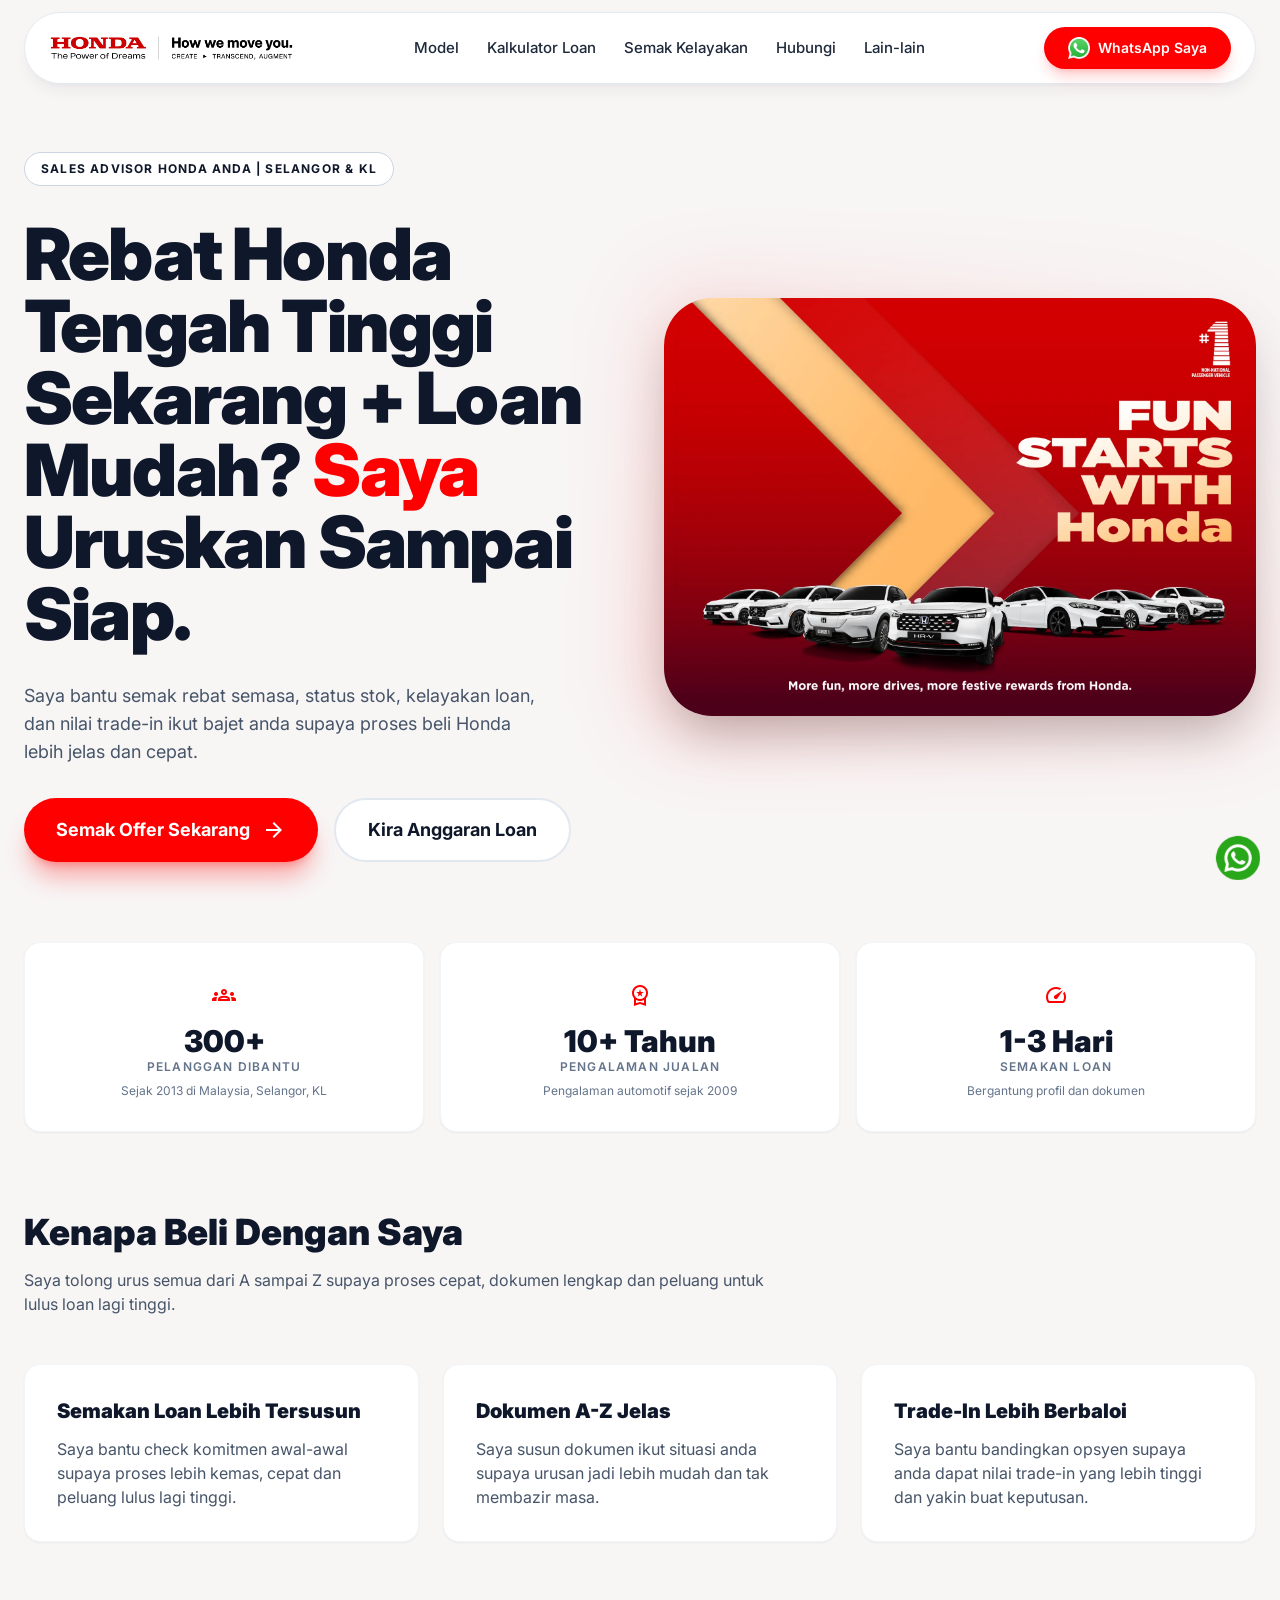
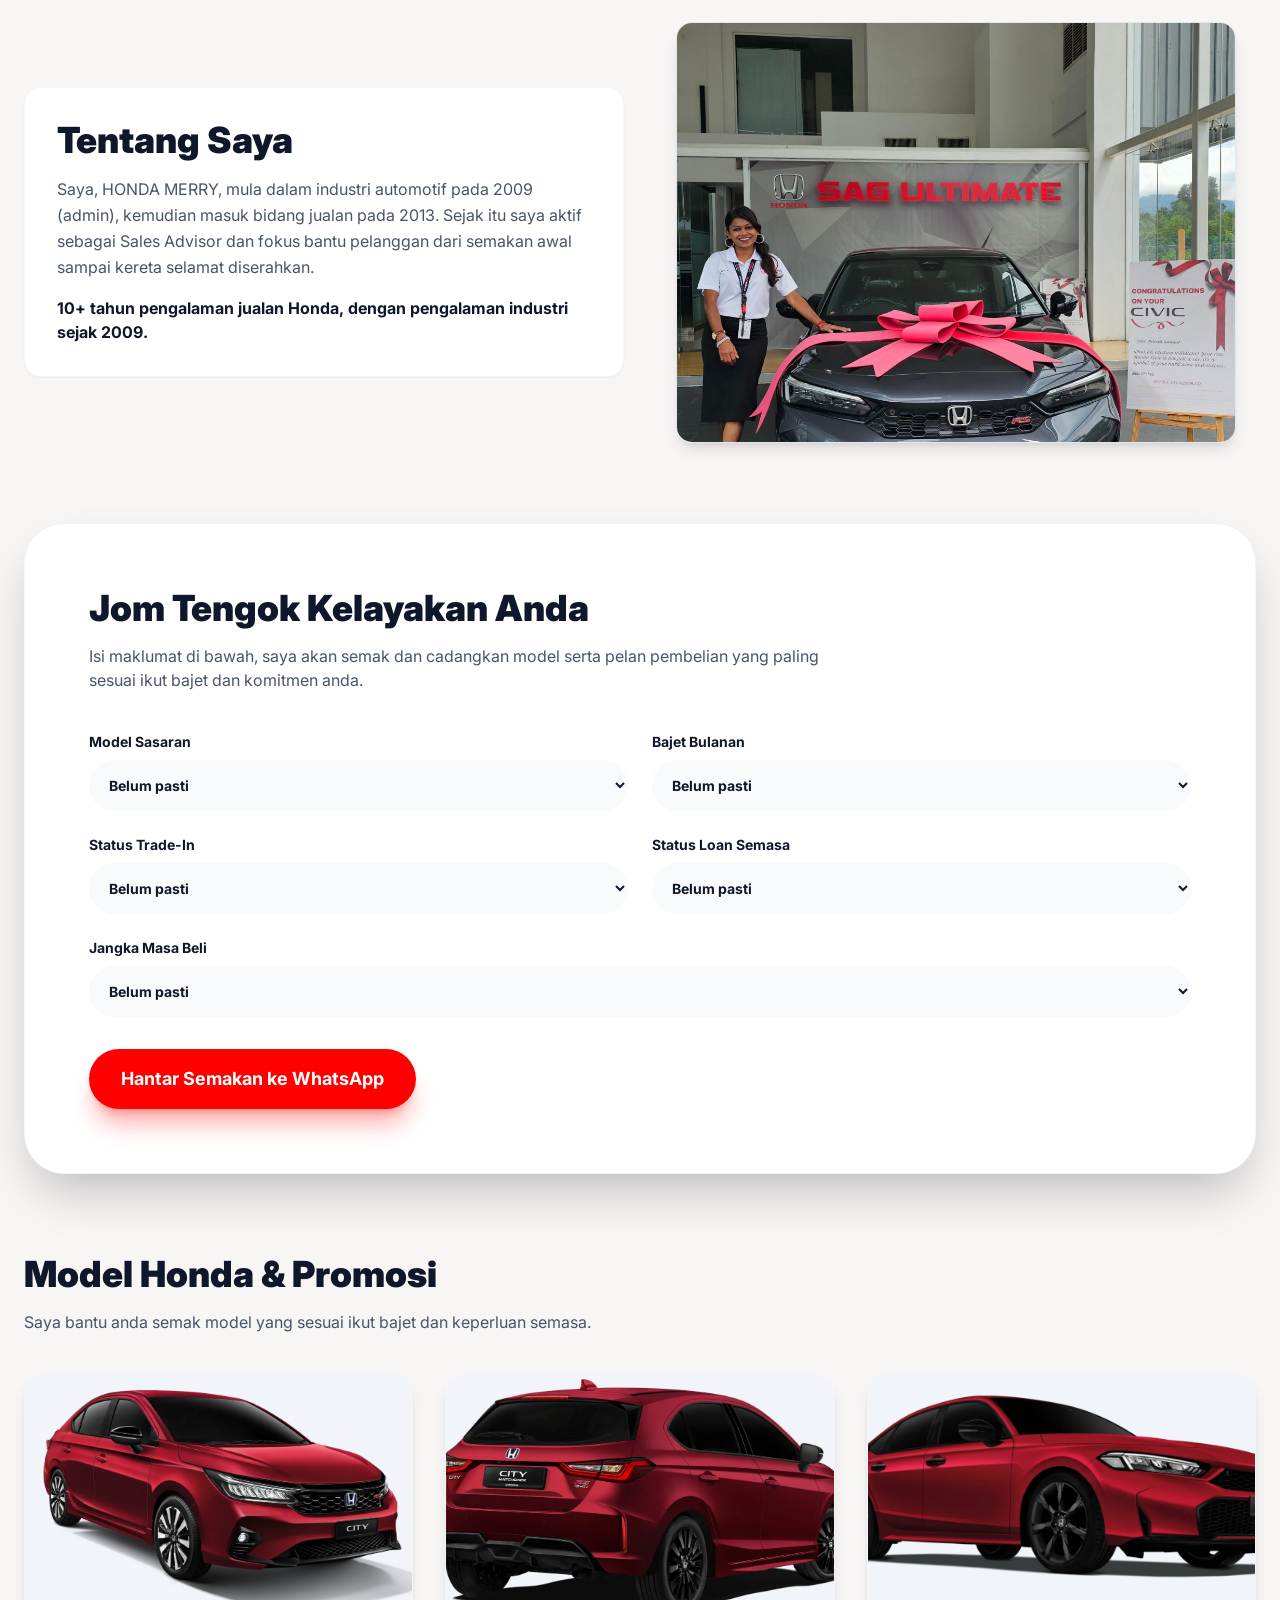
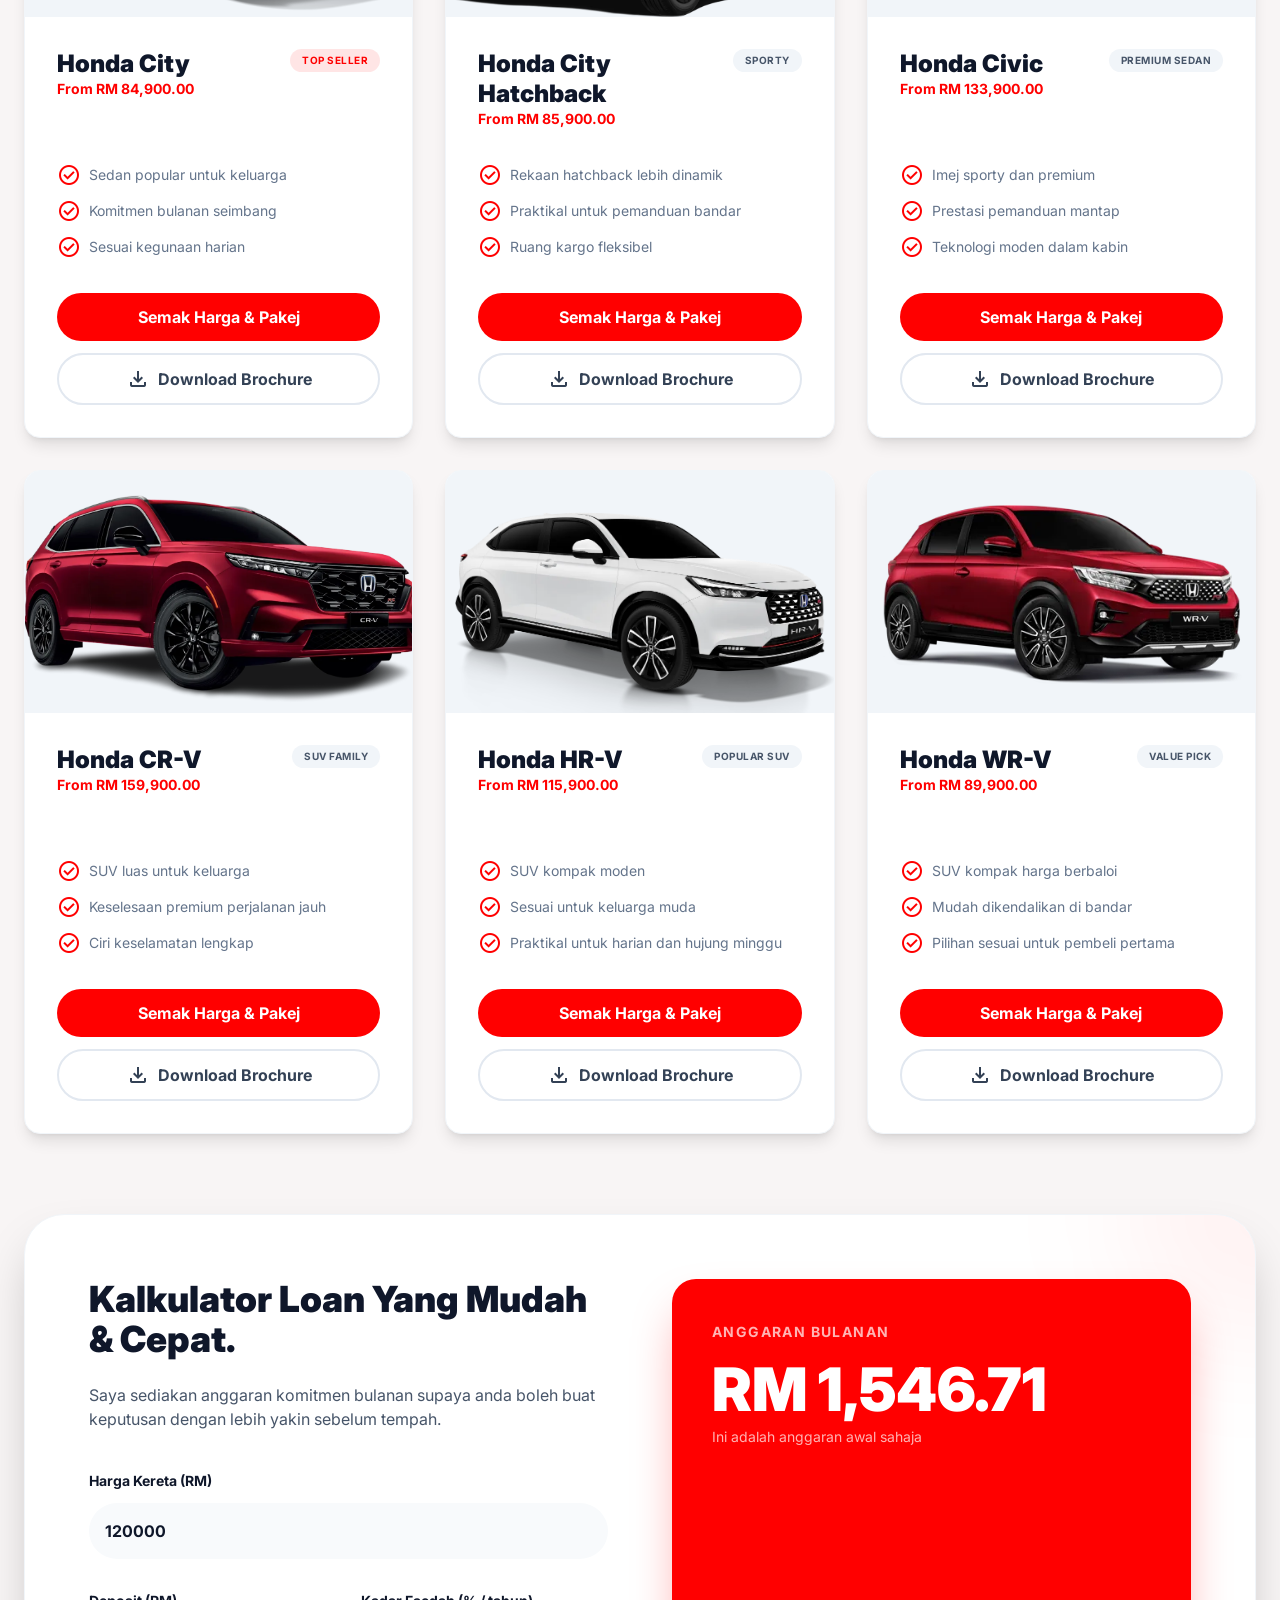
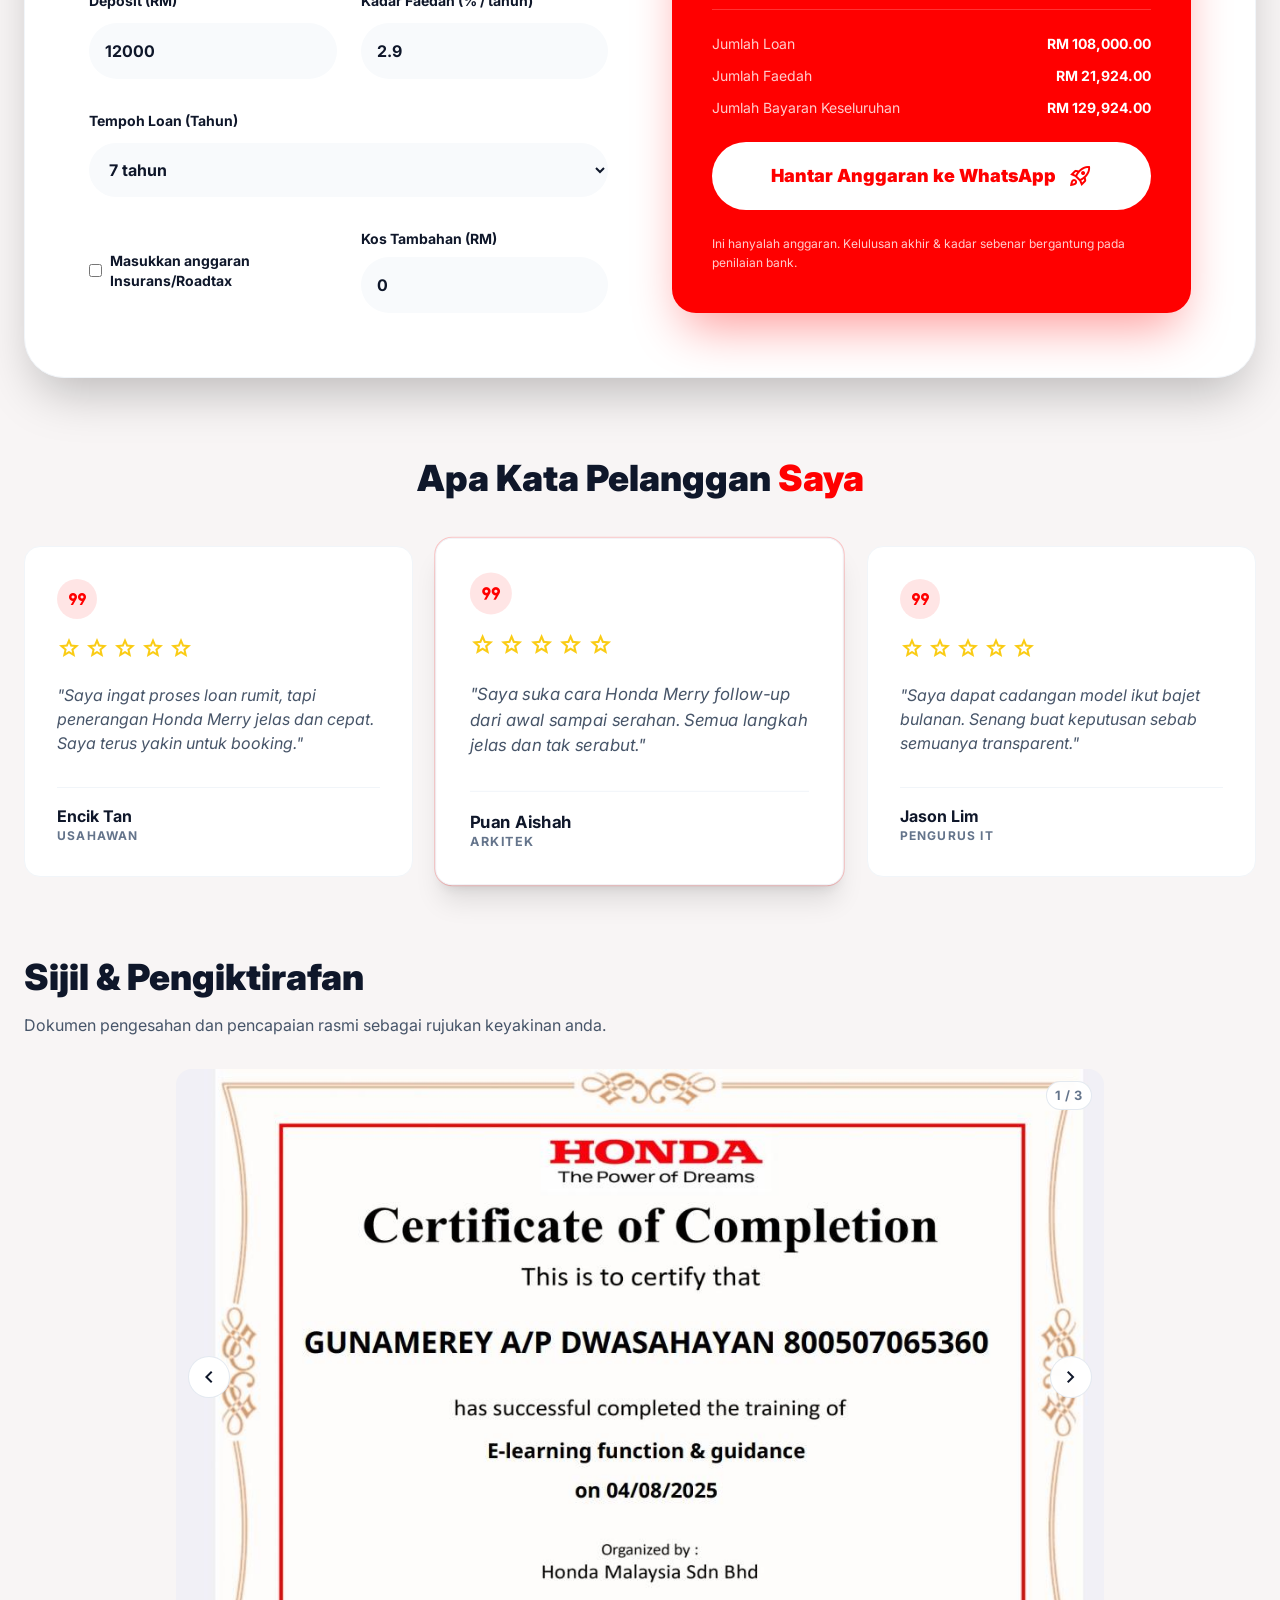
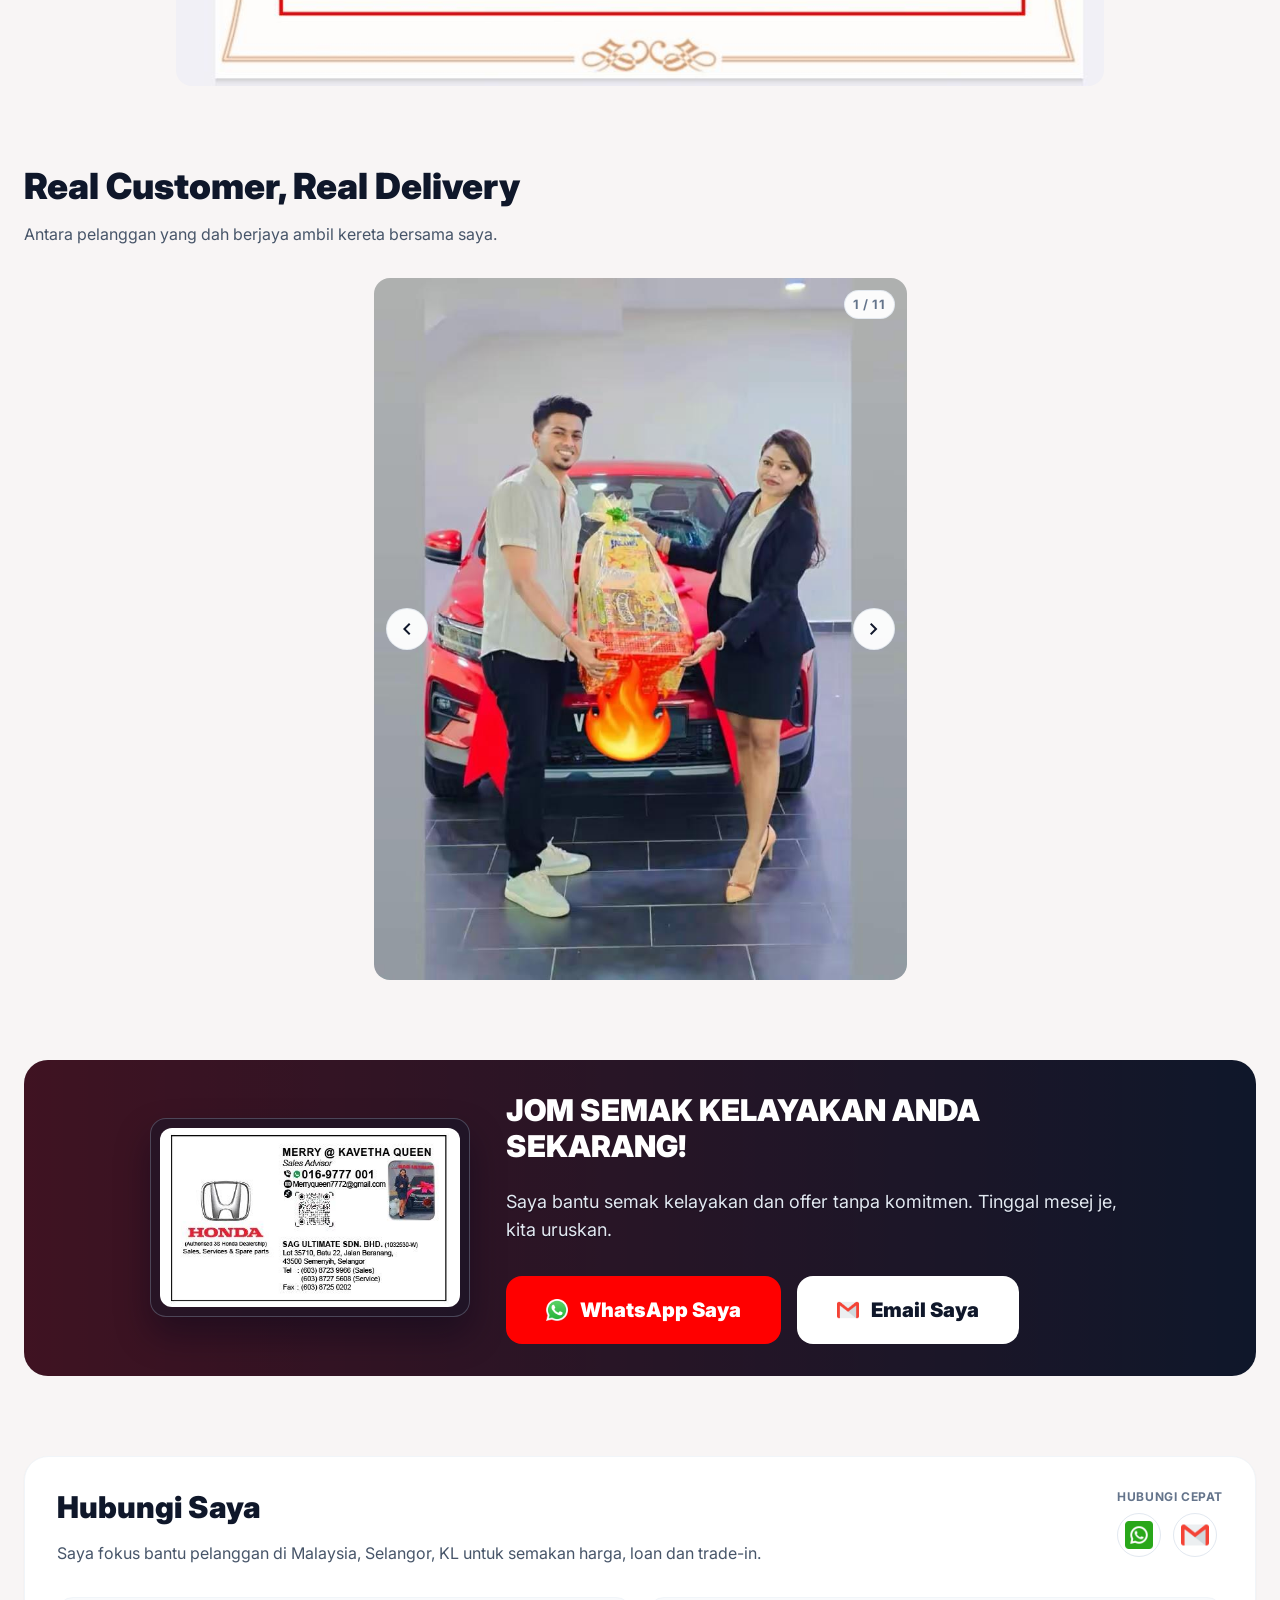
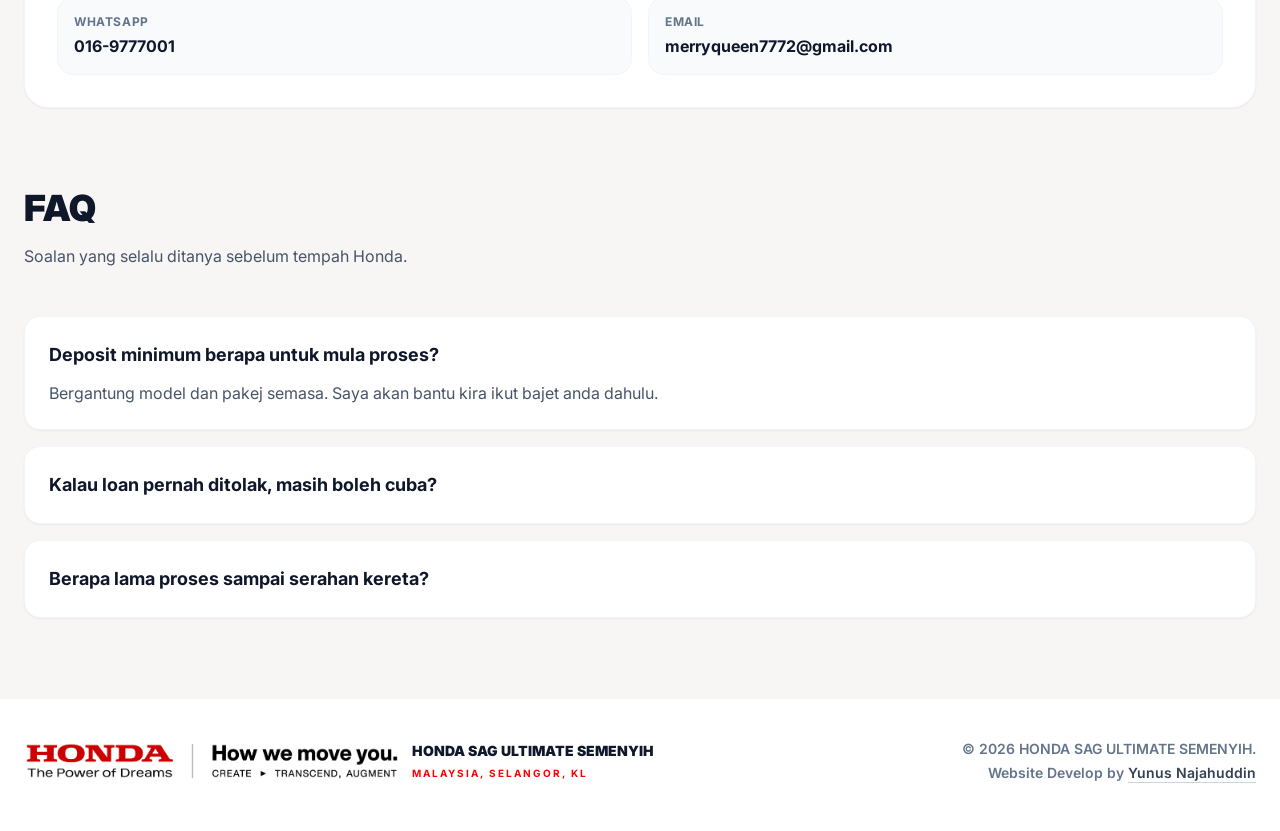
<file: index.html>
<!DOCTYPE html>
<html lang="ms">
  <head>
    <meta charset="utf-8" />
    <meta name="viewport" content="width=device-width, initial-scale=1.0" />
    <title>Honda Merry | Honda Selangor &amp; KL - Semak Harga, Loan &amp; Trade-In</title>
    <meta
      name="description"
      content="Honda Merry bantu anda semak harga Honda, promosi terkini, kelayakan loan dan trade-in untuk Selangor dan KL dengan proses yang jelas serta cepat."
    />
    <meta
      name="keywords"
      content="Honda Merry, Honda Merey, Honda Selangor, Honda KL, sales advisor Honda Selangor, Honda loan, trade-in Honda, Honda City, Honda HR-V, Honda CR-V, Honda WR-V, Honda Civic"
    />
    <meta name="robots" content="index, follow, max-image-preview:large, max-snippet:-1, max-video-preview:-1" />
    <meta name="theme-color" content="#ff0000" />
    <meta property="og:title" content="Honda Merry | Honda Selangor &amp; KL - Semak Harga, Loan &amp; Trade-In" />
    <meta
      property="og:description"
      content="Semak harga Honda Selangor dan KL bersama Honda Merry. Saya bantu dari semakan loan, trade-in hingga serahan kereta."
    />
    <meta property="og:locale" content="ms_MY" />
    <meta property="og:type" content="website" />
    <meta property="og:url" content="https://hondamerry.mynsites.com/" />
    <meta property="og:image" content="https://hondamerry.mynsites.com/assets/og-honda-merry.jpg" />
    <meta property="og:image:secure_url" content="https://hondamerry.mynsites.com/assets/og-honda-merry.jpg" />
    <meta property="og:image:alt" content="Honda Merry - Sales Advisor Honda Selangor dan KL" />
    <meta name="twitter:card" content="summary_large_image" />
    <meta name="twitter:title" content="Honda Merry | Honda Selangor &amp; KL - Semak Harga, Loan &amp; Trade-In" />
    <meta
      name="twitter:description"
      content="Semak harga Honda Selangor dan KL bersama Honda Merry dengan proses loan, trade-in dan serahan yang jelas."
    />
    <meta name="twitter:image" content="https://hondamerry.mynsites.com/assets/og-honda-merry.jpg" />
    <meta name="twitter:image:alt" content="Honda Merry - Sales Advisor Honda Selangor dan KL" />
    <meta name="thumbnail" content="https://hondamerry.mynsites.com/assets/og-honda-merry.jpg" />
    <link rel="canonical" href="https://hondamerry.mynsites.com/" />
    <link rel="icon" type="image/png" sizes="512x512" href="/assets/favicon.png" />
    <link rel="icon" type="image/x-icon" href="/assets/favicon.ico" />
    <link rel="icon" type="image/svg+xml" sizes="any" href="/assets/Honda.svg" />
    <link rel="shortcut icon" href="/assets/favicon.ico" />
    <link rel="apple-touch-icon" sizes="512x512" href="/assets/favicon.png" />

    <link rel="preconnect" href="https://fonts.googleapis.com" />
    <link rel="preconnect" href="https://fonts.gstatic.com" crossorigin />
    <link
      href="https://fonts.googleapis.com/css2?family=Inter:wght@300;400;500;600;700;800;900&amp;display=swap"
      rel="stylesheet"
    />
    <link
      href="https://fonts.googleapis.com/css2?family=Material+Symbols+Outlined:wght@100..700"
      rel="stylesheet"
    />
    <link rel="stylesheet" href="tailwind.generated.css" />
    <link rel="stylesheet" href="styles.css" />
    <script type="application/ld+json">
      {
        "@context": "https://schema.org",
        "@graph": [
          {
            "@type": "WebSite",
            "@id": "https://hondamerry.mynsites.com/#website",
            "url": "https://hondamerry.mynsites.com/",
            "name": "Honda Merry | Honda Selangor & KL",
            "inLanguage": "ms-MY",
            "publisher": {
              "@id": "https://hondamerry.mynsites.com/#person"
            }
          },
          {
            "@type": "Person",
            "@id": "https://hondamerry.mynsites.com/#person",
            "name": "Honda Merry",
            "alternateName": ["Honda Merey", "HONDA MERRY"],
            "jobTitle": "Sales Advisor Honda",
            "worksFor": {
              "@id": "https://hondamerry.mynsites.com/#organization"
            },
            "url": "https://hondamerry.mynsites.com/",
            "telephone": "+60169777001",
            "email": "merryqueen7772@gmail.com",
            "areaServed": [
              {
                "@type": "AdministrativeArea",
                "name": "Selangor"
              },
              {
                "@type": "AdministrativeArea",
                "name": "Kuala Lumpur"
              }
            ],
            "sameAs": [
              "https://api.whatsapp.com/send?phone=60169777001",
              "https://www.instagram.com/yunusnajahuddin/"
            ]
          },
          {
            "@type": "Organization",
            "@id": "https://hondamerry.mynsites.com/#organization",
            "name": "Honda SAG Ultimate Semenyih",
            "url": "https://hondamerry.mynsites.com/",
            "telephone": "+60169777001",
            "email": "merryqueen7772@gmail.com",
            "areaServed": ["Selangor", "Kuala Lumpur"]
          },
          {
            "@type": "FAQPage",
            "@id": "https://hondamerry.mynsites.com/#faq",
            "mainEntity": [
              {
                "@type": "Question",
                "name": "Deposit minimum berapa untuk mula proses?",
                "acceptedAnswer": {
                  "@type": "Answer",
                  "text": "Bergantung model dan pakej semasa. Saya akan bantu kira ikut bajet anda dahulu."
                }
              },
              {
                "@type": "Question",
                "name": "Kalau loan pernah ditolak, masih boleh cuba?",
                "acceptedAnswer": {
                  "@type": "Answer",
                  "text": "Boleh. Saya bantu semak semula kelayakan ikut profil terkini dan dokumen yang sesuai."
                }
              },
              {
                "@type": "Question",
                "name": "Berapa lama proses sampai serahan kereta?",
                "acceptedAnswer": {
                  "@type": "Answer",
                  "text": "Bergantung kelulusan bank dan status stok model, biasanya saya akan update status secara berkala."
                }
              }
            ]
          },
          {
            "@type": "ItemList",
            "@id": "https://hondamerry.mynsites.com/#models",
            "name": "Model Honda dan Brochure",
            "itemListElement": [
              {
                "@type": "ListItem",
                "position": 1,
                "item": {
                  "@type": "Product",
                  "name": "Honda City",
                  "url": "https://hondamerry.mynsites.com/assets/brochures/hondacity.pdf"
                }
              },
              {
                "@type": "ListItem",
                "position": 2,
                "item": {
                  "@type": "Product",
                  "name": "Honda City Hatchback",
                  "url": "https://hondamerry.mynsites.com/assets/brochures/hondacityhatchback.pdf"
                }
              },
              {
                "@type": "ListItem",
                "position": 3,
                "item": {
                  "@type": "Product",
                  "name": "Honda Civic",
                  "url": "https://hondamerry.mynsites.com/assets/brochures/hondacivic.pdf"
                }
              },
              {
                "@type": "ListItem",
                "position": 4,
                "item": {
                  "@type": "Product",
                  "name": "Honda CR-V",
                  "url": "https://hondamerry.mynsites.com/assets/brochures/hondacrv.pdf"
                }
              },
              {
                "@type": "ListItem",
                "position": 5,
                "item": {
                  "@type": "Product",
                  "name": "Honda HR-V",
                  "url": "https://hondamerry.mynsites.com/assets/brochures/hondahrv.pdf"
                }
              },
              {
                "@type": "ListItem",
                "position": 6,
                "item": {
                  "@type": "Product",
                  "name": "Honda WR-V",
                  "url": "https://hondamerry.mynsites.com/assets/brochures/hondawrv.pdf"
                }
              }
            ]
          }
        ]
      }
    </script>
    <script src="script.js" defer></script>
  </head>

  <body id="top" class="overflow-x-hidden bg-background-light text-slate-900 font-display antialiased">
    <header class="sticky top-2 sm:top-3 z-50 w-full">
      <div class="mx-auto max-w-7xl px-4 sm:px-6">
        <div class="flex h-16 items-center justify-between gap-2 rounded-full border border-slate-200 bg-white/95 px-4 shadow-lg shadow-slate-900/5 backdrop-blur-md sm:h-[72px] sm:gap-3 sm:px-5 lg:px-6">
          <a href="#top" aria-label="Laman utama HONDA SAG ULTIMATE SEMENYIH" class="inline-flex items-center">
            <img src="assets/honda-logo-v5.png 03-52-38-842.png" alt="Honda" class="h-7 w-auto max-w-[170px] object-contain sm:h-8 sm:max-w-[210px] lg:h-9 lg:max-w-[245px]" />
          </a>

          <nav class="hidden items-center gap-0.5 lg:flex xl:gap-1" aria-label="Navigasi utama">
            <a class="rounded-full px-2.5 py-1.5 text-[15px] font-medium leading-tight text-slate-800 transition-colors hover:bg-slate-100 hover:text-primary xl:px-3" href="#models">Model</a>
            <a class="rounded-full px-2.5 py-1.5 text-[15px] font-medium leading-tight text-slate-800 transition-colors hover:bg-slate-100 hover:text-primary xl:px-3" href="#calculator">Kalkulator Loan</a>
            <a class="rounded-full px-2.5 py-1.5 text-[15px] font-medium leading-tight text-slate-800 transition-colors hover:bg-slate-100 hover:text-primary xl:px-3" href="#qualifier">Semak Kelayakan</a>
            <a class="rounded-full px-2.5 py-1.5 text-[15px] font-medium leading-tight text-slate-800 transition-colors hover:bg-slate-100 hover:text-primary xl:px-3" href="#contact">Hubungi</a>

            <details class="group relative">
              <summary class="list-none rounded-full px-2.5 py-1.5 text-[15px] font-medium leading-tight text-slate-800 transition-colors hover:bg-slate-100 hover:text-primary xl:px-3">
                Lain-lain
              </summary>
              <div class="absolute right-0 top-[calc(100%+10px)] z-50 w-52 rounded-2xl border border-slate-200 bg-white p-2 shadow-lg shadow-slate-900/10">
                <a class="block rounded-lg px-3 py-2 text-sm font-medium text-slate-700 transition-colors hover:bg-slate-100 hover:text-primary" href="#why">Kenapa Saya</a>
                <a class="block rounded-lg px-3 py-2 text-sm font-medium text-slate-700 transition-colors hover:bg-slate-100 hover:text-primary" href="#about">Tentang Saya</a>
                <a class="block rounded-lg px-3 py-2 text-sm font-medium text-slate-700 transition-colors hover:bg-slate-100 hover:text-primary" href="#reviews">Testimoni</a>
                <a class="block rounded-lg px-3 py-2 text-sm font-medium text-slate-700 transition-colors hover:bg-slate-100 hover:text-primary" href="#certificates">Sijil</a>
                <a class="block rounded-lg px-3 py-2 text-sm font-medium text-slate-700 transition-colors hover:bg-slate-100 hover:text-primary" href="#faq">FAQ</a>
              </div>
            </details>
          </nav>

          <div class="flex items-center gap-3">
            <a
              class="hidden items-center gap-2 rounded-full bg-primary px-5 py-2.5 text-sm font-semibold text-white shadow-lg shadow-primary/20 transition-transform hover:scale-105 lg:inline-flex xl:px-6"
              href="https://api.whatsapp.com/send?phone=60169777001&amp;text=Hi%20Honda%20Merry,%20saya%20nak%20semak%20harga%20Honda,%20promosi%20terkini%20dan%20kelayakan%20loan."
              target="_blank"
              rel="noopener noreferrer"
            >
              <img
                src="assets/icons/whatsapp-no-border.png"
                alt=""
                aria-hidden="true"
                class="h-[22px] w-[22px] shrink-0 object-contain"
              />
              <span>WhatsApp Saya</span>
            </a>

            <button
              id="menu-toggle"
              type="button"
              class="menu-toggle inline-flex lg:hidden"
              aria-expanded="false"
              aria-controls="mobile-menu"
              aria-label="Buka atau tutup menu navigasi"
            >
              <span></span>
              <span></span>
              <span></span>
            </button>
          </div>
        </div>
      </div>

      <div id="mobile-menu" class="mobile-menu mx-auto mt-2 max-w-7xl px-4 sm:px-6 lg:hidden" aria-hidden="true">
        <div class="rounded-2xl border border-slate-200 bg-white p-3 shadow-lg shadow-slate-900/5">
          <p class="px-3 pb-1 text-[11px] font-bold uppercase tracking-widest text-slate-500">Menu Utama</p>
          <a class="block rounded-lg px-3 py-2 text-sm font-medium hover:bg-slate-100" href="#models">Model</a>
          <a class="block rounded-lg px-3 py-2 text-sm font-medium hover:bg-slate-100" href="#calculator">Kalkulator Loan</a>
          <a class="block rounded-lg px-3 py-2 text-sm font-medium hover:bg-slate-100" href="#qualifier">Semak Kelayakan</a>
          <a class="block rounded-lg px-3 py-2 text-sm font-medium hover:bg-slate-100" href="#contact">Hubungi</a>

          <div class="my-2 h-px bg-slate-200"></div>
          <p class="px-3 pb-1 text-[11px] font-bold uppercase tracking-widest text-slate-500">Lain-lain</p>
          <a class="block rounded-lg px-3 py-2 text-sm font-medium hover:bg-slate-100" href="#why">Kenapa Saya</a>
          <a class="block rounded-lg px-3 py-2 text-sm font-medium hover:bg-slate-100" href="#about">Tentang Saya</a>
          <a class="block rounded-lg px-3 py-2 text-sm font-medium hover:bg-slate-100" href="#reviews">Testimoni</a>
          <a class="block rounded-lg px-3 py-2 text-sm font-medium hover:bg-slate-100" href="#certificates">Sijil</a>
          <a class="block rounded-lg px-3 py-2 text-sm font-medium hover:bg-slate-100" href="#faq">FAQ</a>
          <a
            class="mt-2 inline-flex w-full items-center justify-center rounded-full bg-primary px-5 py-3 text-sm font-bold text-white"
            href="https://api.whatsapp.com/send?phone=60169777001&amp;text=Hi%20Honda%20Merry,%20saya%20nak%20semak%20harga%20Honda,%20promosi%20terkini%20dan%20kelayakan%20loan."
            target="_blank"
            rel="noopener noreferrer"
          >
            Semak Offer Sekarang
          </a>
        </div>
      </div>
    </header>

    <main id="main-content" class="mx-auto max-w-7xl px-4 sm:px-6">
      <section class="reveal grid items-center gap-8 py-10 lg:grid-cols-2 lg:gap-12 lg:py-20" aria-labelledby="hero-title">
        <div class="space-y-8">
          <div class="inline-flex max-w-full flex-wrap items-center gap-2 rounded-full border border-slate-300 bg-white px-4 py-2 text-slate-900">
            <span class="text-[11px] font-bold uppercase leading-tight tracking-widest sm:text-xs">Sales Advisor Honda Anda | Selangor & KL</span>
          </div>
          <h1 id="hero-title" class="text-4xl font-black leading-[1.08] tracking-tight text-slate-900 sm:text-5xl lg:text-7xl">
            Rebat Honda Tengah Tinggi Sekarang + Loan Mudah? <span class="text-primary">Saya</span> Uruskan Sampai Siap.
          </h1>
          <p class="max-w-lg text-base leading-relaxed text-slate-600 sm:text-lg">
            Saya bantu semak rebat semasa, status stok, kelayakan loan, dan nilai trade-in ikut bajet anda supaya proses beli Honda lebih jelas dan cepat.
          </p>
          <div class="hidden flex-wrap gap-4 lg:flex">
            <a
              class="inline-flex w-full items-center justify-center gap-3 rounded-xl bg-primary px-6 py-4 text-base font-bold text-white shadow-xl shadow-primary/30 transition-all hover:bg-primary/90 sm:w-auto sm:px-8 sm:text-lg"
              href="https://api.whatsapp.com/send?phone=60169777001&amp;text=Hi%20Honda%20Merry,%20saya%20nak%20semak%20harga%20Honda,%20promosi%20terkini%20dan%20kelayakan%20loan."
              target="_blank"
              rel="noopener noreferrer"
            >
              Semak Offer Sekarang
              <span class="material-symbols-outlined">arrow_forward</span>
            </a>
            <a
              class="inline-flex w-full items-center justify-center rounded-xl border-2 border-slate-200 bg-white px-6 py-4 text-base font-bold transition-all hover:border-primary sm:w-auto sm:px-8 sm:text-lg"
              href="#calculator"
            >
              Kira Anggaran Loan
            </a>
          </div>
        </div>

        <div class="group relative">
          <div class="absolute -inset-4 -z-10 rounded-xl bg-gradient-to-tr from-primary/20 to-transparent blur-2xl"></div>
          <img
            class="w-full rounded-xl shadow-2xl"
            src="assets/herosectionimage.webp"
            alt="Honda Civic putih di jalan bandar"
            loading="eager"
            decoding="async"
            fetchpriority="high"
            width="1800"
            height="1268"
          />
        </div>

        <div class="flex flex-wrap gap-4 lg:hidden">
          <a
            class="inline-flex w-full items-center justify-center gap-3 rounded-xl bg-primary px-6 py-4 text-base font-bold text-white shadow-xl shadow-primary/30 transition-all hover:bg-primary/90 sm:w-auto sm:px-8 sm:text-lg"
            href="https://api.whatsapp.com/send?phone=60169777001&amp;text=Hi%20Honda%20Merry,%20saya%20nak%20semak%20harga%20Honda,%20promosi%20terkini%20dan%20kelayakan%20loan."
            target="_blank"
            rel="noopener noreferrer"
          >
            Semak Offer Sekarang
            <span class="material-symbols-outlined">arrow_forward</span>
          </a>
          <a
            class="inline-flex w-full items-center justify-center rounded-xl border-2 border-slate-200 bg-white px-6 py-4 text-base font-bold transition-all hover:border-primary sm:w-auto sm:px-8 sm:text-lg"
            href="#calculator"
          >
            Kira Anggaran Loan
          </a>
        </div>
      </section>

      <section class="reveal pb-20" aria-labelledby="proof-title">
        <h2 id="proof-title" class="sr-only">Metrik Kepercayaan</h2>
        <div id="proofStrip" class="grid grid-cols-1 gap-4 md:grid-cols-3" aria-live="polite"></div>
      </section>

      <section id="why" class="reveal pb-20">
        <div class="mb-12 max-w-3xl">
          <h2 class="mb-4 text-3xl font-black lg:text-4xl">Kenapa Beli Dengan Saya</h2>
          <p class="text-slate-600">Saya tolong urus semua dari A sampai Z supaya proses cepat, dokumen lengkap dan peluang untuk lulus loan lagi tinggi.</p>
        </div>
        <div class="grid gap-6 md:grid-cols-2 lg:grid-cols-3">
          <article class="rounded-2xl border border-slate-100 bg-white p-8 shadow-sm">
            <h3 class="text-xl font-black">Semakan Loan Lebih Tersusun</h3>
            <p class="mt-3 text-slate-600">Saya bantu check komitmen awal-awal supaya proses lebih kemas, cepat dan peluang lulus lagi tinggi.</p>
          </article>
          <article class="rounded-2xl border border-slate-100 bg-white p-8 shadow-sm">
            <h3 class="text-xl font-black">Dokumen A-Z Jelas</h3>
            <p class="mt-3 text-slate-600">Saya susun dokumen ikut situasi anda supaya urusan jadi lebih mudah dan tak membazir masa.</p>
          </article>
          <article class="rounded-2xl border border-slate-100 bg-white p-8 shadow-sm">
            <h3 class="text-xl font-black">Trade-In Lebih Berbaloi</h3>
            <p class="mt-3 text-slate-600">Saya bantu bandingkan opsyen supaya anda dapat nilai trade-in yang lebih tinggi dan yakin buat keputusan.</p>
          </article>
        </div>
      </section>

      <section id="about" class="reveal pb-20">
        <div class="grid gap-8 lg:grid-cols-2 lg:items-center">
          <div class="rounded-2xl border border-slate-100 bg-white p-8 shadow-sm">
            <h2 class="mb-4 text-3xl font-black lg:text-4xl">Tentang Saya</h2>
            <p class="leading-relaxed text-slate-600">
              Saya, HONDA MERRY, mula dalam industri automotif pada 2009 (admin), kemudian masuk bidang jualan pada 2013.
              Sejak itu saya aktif sebagai Sales Advisor dan fokus bantu pelanggan dari semakan awal sampai kereta selamat diserahkan.
            </p>
            <p class="mt-4 font-bold text-slate-900">10+ tahun pengalaman jualan Honda, dengan pengalaman industri sejak 2009.</p>
          </div>
          <div class="relative flex justify-center">
            <div class="w-full max-w-[560px] overflow-hidden rounded-2xl border border-slate-200 shadow-lg">
              <img
                class="block aspect-[4/3] h-full w-full object-cover object-[50%_20%]"
                src="assets/00042876-d222-4bce-a8a4-2af694d4d8ba.jpeg"
                alt="Profil penasihat jualan Honda"
                loading="lazy"
              />
            </div>
          </div>
        </div>
      </section>

      <section id="qualifier" class="reveal pb-20">
        <div class="rounded-[2.5rem] border border-slate-100 bg-white p-8 shadow-2xl lg:p-16">
          <div class="mb-10 max-w-3xl">
            <h2 class="mb-4 text-3xl font-black lg:text-4xl">Jom Tengok Kelayakan Anda</h2>
            <p class="text-slate-600">Isi maklumat di bawah, saya akan semak dan cadangkan model serta pelan pembelian yang paling sesuai ikut bajet dan komitmen anda.</p>
          </div>
          <form id="qualifierForm" novalidate>
            <div class="grid gap-6 md:grid-cols-2">
              <label class="block text-sm font-bold" for="qModel">
                Model Sasaran
                <select id="qModel" class="mt-2 w-full rounded-xl border-none bg-slate-50 p-4 font-bold focus:ring-2 focus:ring-primary/20">
                  <option value="Belum pasti">Belum pasti</option>
                  <option value="City">City</option>
                  <option value="HR-V">HR-V</option>
                  <option value="CR-V">CR-V</option>
                  <option value="WR-V">WR-V</option>
                  <option value="Civic">Civic</option>
                </select>
              </label>

              <label class="block text-sm font-bold" for="qBudget">
                Bajet Bulanan
                <select id="qBudget" class="mt-2 w-full rounded-xl border-none bg-slate-50 p-4 font-bold focus:ring-2 focus:ring-primary/20">
                  <option value="Belum pasti">Belum pasti</option>
                  <option value="Bawah RM700">Bawah RM700</option>
                  <option value="RM700 - RM1,000">RM700 - RM1,000</option>
                  <option value="RM1,000 - RM1,500">RM1,000 - RM1,500</option>
                  <option value="RM1,500 ke atas">RM1,500 ke atas</option>
                </select>
              </label>

              <label class="block text-sm font-bold" for="qTradeIn">
                Status Trade-In
                <select id="qTradeIn" class="mt-2 w-full rounded-xl border-none bg-slate-50 p-4 font-bold focus:ring-2 focus:ring-primary/20">
                  <option value="Belum pasti">Belum pasti</option>
                  <option value="Ada kereta untuk trade-in">Ada kereta untuk trade-in</option>
                  <option value="Tiada kereta untuk trade-in">Tiada kereta untuk trade-in</option>
                </select>
              </label>

              <label class="block text-sm font-bold" for="qLoanStatus">
                Status Loan Semasa
                <select id="qLoanStatus" class="mt-2 w-full rounded-xl border-none bg-slate-50 p-4 font-bold focus:ring-2 focus:ring-primary/20">
                  <option value="Belum pasti">Belum pasti</option>
                  <option value="Belum mohon">Belum mohon</option>
                  <option value="Pernah mohon sebelum ini">Pernah mohon sebelum ini</option>
                  <option value="Nak semak semula kelayakan">Nak semak semula kelayakan</option>
                </select>
              </label>

              <label class="block text-sm font-bold md:col-span-2" for="qTimeline">
                Jangka Masa Beli
                <select id="qTimeline" class="mt-2 w-full rounded-xl border-none bg-slate-50 p-4 font-bold focus:ring-2 focus:ring-primary/20">
                  <option value="Belum pasti">Belum pasti</option>
                  <option value="Dalam 1 bulan">Dalam 1 bulan</option>
                  <option value="1 - 3 bulan">1 - 3 bulan</option>
                  <option value="3 - 6 bulan">3 - 6 bulan</option>
                </select>
              </label>
            </div>

            <div class="mt-8">
              <button
                id="sendQualifierWa"
                type="button"
                class="inline-flex w-full items-center justify-center gap-2 rounded-xl bg-primary px-6 py-4 text-base font-bold text-white shadow-xl shadow-primary/30 transition-all hover:bg-primary/90 sm:w-auto sm:px-8 sm:text-lg"
              >
                Hantar Semakan ke WhatsApp
              </button>
            </div>
          </form>
        </div>
      </section>

      <section id="models" class="reveal pb-20">
        <div class="mb-10 max-w-3xl">
          <h2 class="mb-4 text-3xl font-black lg:text-4xl">Model Honda &amp; Promosi</h2>
          <p class="text-slate-600">Saya bantu anda semak model yang sesuai ikut bajet dan keperluan semasa.</p>
        </div>

        <div id="modelGrid" class="grid gap-8 md:grid-cols-2 lg:grid-cols-3" aria-live="polite"></div>
      </section>

      <section id="calculator" class="reveal pb-24 sm:pb-20">
        <div class="relative overflow-hidden rounded-3xl border border-slate-100 bg-white p-5 shadow-2xl sm:p-6 lg:rounded-[2.5rem] lg:p-16">
          <div class="absolute -right-24 -top-24 h-48 w-48 rounded-full bg-primary/5 blur-3xl sm:-right-32 sm:-top-32 sm:h-64 sm:w-64"></div>
          <div class="relative z-10 grid items-start gap-8 lg:grid-cols-2 lg:gap-16">
            <div>
              <h2 class="mb-4 text-2xl font-black leading-tight lg:mb-6 lg:text-4xl">Kalkulator Loan Yang Mudah &amp; Cepat.</h2>
              <p class="mb-8 text-sm leading-relaxed text-slate-600 sm:text-base lg:mb-10">
                Saya sediakan anggaran komitmen bulanan supaya anda boleh buat keputusan dengan lebih yakin sebelum tempah.
              </p>

              <div class="space-y-6 sm:space-y-8">
                <div>
                  <label class="mb-3 block text-sm font-bold" for="carPrice">Harga Kereta (RM)</label>
                  <input
                    id="carPrice"
                    type="number"
                    min="0"
                    inputmode="decimal"
                    value="120000"
                    class="w-full rounded-xl border-none bg-slate-50 p-3.5 text-base font-bold focus:ring-2 focus:ring-primary/20 sm:p-4"
                  />
                </div>

                <div class="grid grid-cols-1 gap-6 md:grid-cols-2">
                  <div>
                    <label class="mb-3 block text-sm font-bold" for="downPayment">Deposit (RM)</label>
                    <input
                      id="downPayment"
                      type="number"
                      min="0"
                      inputmode="decimal"
                      value="12000"
                      class="w-full rounded-xl border-none bg-slate-50 p-3.5 text-base font-bold focus:ring-2 focus:ring-primary/20 sm:p-4"
                    />
                  </div>
                  <div>
                    <label class="mb-3 block text-sm font-bold" for="interestRate">Kadar Faedah (% / tahun)</label>
                    <input
                      id="interestRate"
                      type="number"
                      min="0"
                      step="0.01"
                      inputmode="decimal"
                      value="2.9"
                      class="w-full rounded-xl border-none bg-slate-50 p-3.5 text-base font-bold focus:ring-2 focus:ring-primary/20 sm:p-4"
                    />
                  </div>
                </div>

                <div>
                  <label class="mb-3 block text-sm font-bold" for="loanTenure">Tempoh Loan (Tahun)</label>
                  <select id="loanTenure" class="w-full rounded-xl border-none bg-slate-50 p-3.5 text-base font-bold focus:ring-2 focus:ring-primary/20 sm:p-4">
                    <option value="5">5 tahun</option>
                    <option value="7" selected>7 tahun</option>
                    <option value="9">9 tahun</option>
                  </select>
                </div>

                <div class="grid gap-6 md:grid-cols-2">
                  <label class="inline-flex items-center gap-2 text-sm font-bold" for="includeExtraToggle">
                    <input id="includeExtraToggle" type="checkbox" class="rounded border-slate-300" />
                    Masukkan anggaran Insurans/Roadtax
                  </label>
                  <label class="block text-sm font-bold" for="extraCosts">
                    Kos Tambahan (RM)
                    <input
                      id="extraCosts"
                      type="number"
                      min="0"
                      inputmode="decimal"
                      value="0"
                      disabled
                      class="mt-2 w-full rounded-xl border-none bg-slate-50 p-3.5 text-base font-bold focus:ring-2 focus:ring-primary/20 sm:p-4"
                    />
                  </label>
                </div>
              </div>
            </div>

            <aside class="flex h-full flex-col justify-between rounded-3xl bg-primary p-6 pb-12 text-white shadow-2xl shadow-primary/40 sm:p-8 sm:pb-8 lg:p-10">
              <div>
                <span class="text-sm font-bold uppercase tracking-widest text-white/70">Anggaran Bulanan</span>
                <div id="monthlyPayment" class="mb-2 mt-3 break-words text-[2.35rem] font-black leading-none sm:mt-4 sm:text-5xl lg:text-6xl">RM 0.00</div>
                <p class="text-sm text-white/70">Ini adalah anggaran awal sahaja</p>
              </div>

              <div class="space-y-5 sm:space-y-6">
                <div class="space-y-3 border-t border-white/20 pt-6">
                  <div class="flex items-start justify-between gap-3 text-sm">
                    <span class="text-white/80">Jumlah Loan</span>
                    <span id="loanAmount" class="max-w-[56%] break-words text-right font-bold">RM 0.00</span>
                  </div>
                  <div class="flex items-start justify-between gap-3 text-sm">
                    <span class="text-white/80">Jumlah Faedah</span>
                    <span id="totalInterest" class="max-w-[56%] break-words text-right font-bold">RM 0.00</span>
                  </div>
                  <div class="flex items-start justify-between gap-3 text-sm">
                    <span class="text-white/80">Jumlah Bayaran Keseluruhan</span>
                    <span id="totalPayable" class="max-w-[56%] break-words text-right font-bold">RM 0.00</span>
                  </div>
                </div>

                <button
                  id="sendEstimateWa"
                  type="button"
                  class="flex w-full items-center justify-center gap-2 rounded-xl bg-white px-4 py-4 text-base font-black text-primary transition-transform hover:scale-[1.02] sm:gap-3 sm:py-5 sm:text-lg"
                >
                  Hantar Anggaran ke WhatsApp
                  <span class="material-symbols-outlined text-[20px] sm:text-[24px]">rocket_launch</span>
                </button>
                <p class="text-xs leading-relaxed text-white/80">Ini hanyalah anggaran. Kelulusan akhir &amp; kadar sebenar bergantung pada penilaian bank.</p>
              </div>
            </aside>
          </div>
        </div>
      </section>

      <section id="reviews" class="reveal pb-20">
        <h2 class="mb-12 text-center text-3xl font-black lg:text-4xl">Apa Kata Pelanggan <span class="text-primary">Saya</span></h2>
        <div class="grid gap-8 md:grid-cols-3">
          <article class="flex h-full flex-col rounded-2xl border border-slate-100 bg-white p-8">
            <div class="mb-4 inline-flex h-10 w-10 items-center justify-center rounded-full bg-primary/10 text-primary">
              <span class="material-symbols-outlined text-[20px]">format_quote</span>
            </div>
            <div class="mb-6 flex gap-1 text-yellow-400">
              <span class="material-symbols-outlined">star</span><span class="material-symbols-outlined">star</span><span class="material-symbols-outlined">star</span><span class="material-symbols-outlined">star</span><span class="material-symbols-outlined">star</span>
            </div>
            <blockquote class="mb-8 flex-1 italic text-slate-600">"Saya ingat proses loan rumit, tapi penerangan Honda Merry jelas dan cepat. Saya terus yakin untuk booking."</blockquote>
            <div class="border-t border-slate-100 pt-4">
              <p class="font-bold">Encik Tan</p>
              <p class="text-xs font-bold uppercase tracking-widest text-slate-500">Usahawan</p>
            </div>
          </article>

          <article class="flex h-full flex-col rounded-2xl border border-slate-100 bg-white p-8 shadow-xl ring-1 ring-primary/20 md:scale-105">
            <div class="mb-4 inline-flex h-10 w-10 items-center justify-center rounded-full bg-primary/10 text-primary">
              <span class="material-symbols-outlined text-[20px]">format_quote</span>
            </div>
            <div class="mb-6 flex gap-1 text-yellow-400">
              <span class="material-symbols-outlined">star</span><span class="material-symbols-outlined">star</span><span class="material-symbols-outlined">star</span><span class="material-symbols-outlined">star</span><span class="material-symbols-outlined">star</span>
            </div>
            <blockquote class="mb-8 flex-1 italic text-slate-600">"Saya suka cara Honda Merry follow-up dari awal sampai serahan. Semua langkah jelas dan tak serabut."</blockquote>
            <div class="border-t border-slate-100 pt-4">
              <p class="font-bold">Puan Aishah</p>
              <p class="text-xs font-bold uppercase tracking-widest text-slate-500">Arkitek</p>
            </div>
          </article>

          <article class="flex h-full flex-col rounded-2xl border border-slate-100 bg-white p-8">
            <div class="mb-4 inline-flex h-10 w-10 items-center justify-center rounded-full bg-primary/10 text-primary">
              <span class="material-symbols-outlined text-[20px]">format_quote</span>
            </div>
            <div class="mb-6 flex gap-1 text-yellow-400">
              <span class="material-symbols-outlined">star</span><span class="material-symbols-outlined">star</span><span class="material-symbols-outlined">star</span><span class="material-symbols-outlined">star</span><span class="material-symbols-outlined">star</span>
            </div>
            <blockquote class="mb-8 flex-1 italic text-slate-600">"Saya dapat cadangan model ikut bajet bulanan. Senang buat keputusan sebab semuanya transparent."</blockquote>
            <div class="border-t border-slate-100 pt-4">
              <p class="font-bold">Jason Lim</p>
              <p class="text-xs font-bold uppercase tracking-widest text-slate-500">Pengurus IT</p>
            </div>
          </article>
        </div>
      </section>

      <section id="certificates" class="reveal pb-20" aria-label="Sijil dan pengiktirafan rasmi">
        <div class="mb-8 max-w-3xl">
          <h2 class="mb-4 text-3xl font-black lg:text-4xl">Sijil &amp; Pengiktirafan</h2>
          <p class="text-slate-600">Dokumen pengesahan dan pencapaian rasmi sebagai rujukan keyakinan anda.</p>
        </div>

        <div class="gallery-shell mx-auto max-w-5xl">
          <div class="gallery-viewport rounded-2xl" aria-live="polite">
            <div id="certTrack" class="gallery-track"></div>
            <button id="certPrev" type="button" class="gallery-nav-btn gallery-nav-btn-prev" aria-label="Sijil sebelumnya">
              <span class="material-symbols-outlined text-[22px]">chevron_left</span>
            </button>
            <button id="certNext" type="button" class="gallery-nav-btn gallery-nav-btn-next" aria-label="Sijil seterusnya">
              <span class="material-symbols-outlined text-[22px]">chevron_right</span>
            </button>
            <span id="certCounter" class="gallery-counter">1 / 1</span>
          </div>
        </div>
      </section>

      <section id="gallery" class="reveal pb-20" aria-label="Galeri serahan pelanggan">
        <div class="mb-8 max-w-3xl">
          <h2 class="mb-4 text-3xl font-black lg:text-4xl">Real Customer, Real Delivery</h2>
          <p class="text-slate-600">Antara pelanggan yang dah berjaya ambil kereta bersama saya.</p>
        </div>

        <div class="gallery-shell mx-auto max-w-5xl">
          <div class="gallery-viewport rounded-2xl" aria-live="polite">
            <div id="galleryTrack" class="gallery-track"></div>
            <button id="galleryPrev" type="button" class="gallery-nav-btn gallery-nav-btn-prev" aria-label="Gambar sebelumnya">
              <span class="material-symbols-outlined text-[22px]">chevron_left</span>
            </button>
            <button id="galleryNext" type="button" class="gallery-nav-btn gallery-nav-btn-next" aria-label="Gambar seterusnya">
              <span class="material-symbols-outlined text-[22px]">chevron_right</span>
            </button>
            <span id="galleryCounter" class="gallery-counter">1 / 1</span>
          </div>
        </div>
      </section>

      <section class="reveal pb-20">
        <div class="cta-highlight relative overflow-hidden rounded-3xl bg-slate-900 p-8 sm:p-10 lg:p-12">
          <div class="absolute inset-0 bg-gradient-to-r from-primary/20 to-transparent"></div>
          <div class="cta-highlight-grid relative z-10">
            <figure class="cta-business-card-wrap">
              <img
                src="assets/contact/WhatsApp Image 2026-04-12 at 10.03.57 AM.jpeg"
                alt="Kad bisnes Honda Merry"
                class="cta-business-card-img"
                loading="lazy"
              />
            </figure>

            <div class="cta-highlight-content">
              <h2 class="mb-6 text-3xl font-black text-white sm:text-4xl lg:text-5xl">JOM SEMAK KELAYAKAN ANDA SEKARANG!</h2>
              <p class="cta-highlight-subtitle mb-8 text-base sm:text-lg">Saya bantu semak kelayakan dan offer tanpa komitmen. Tinggal mesej je, kita uruskan.</p>
              <div class="cta-highlight-actions">
                <a
                  class="flex w-full items-center justify-center gap-3 rounded-2xl bg-primary px-6 py-4 text-base font-black text-white sm:w-auto sm:px-10 sm:py-5 sm:text-xl"
                  href="https://api.whatsapp.com/send?phone=60169777001&amp;text=Hi%20Honda%20Merry,%20saya%20nak%20semak%20harga%20Honda,%20promosi%20terkini%20dan%20kelayakan%20loan."
                  target="_blank"
                  rel="noopener noreferrer"
                >
                  <img src="assets/icons/whatsapp-no-border.png" alt="" aria-hidden="true" class="h-[22px] w-[22px] shrink-0 object-contain" />
                  WhatsApp Saya
                </a>
                <a class="flex w-full items-center justify-center gap-3 rounded-2xl bg-white px-6 py-4 text-base font-black text-slate-900 sm:w-auto sm:px-10 sm:py-5 sm:text-xl" href="mailto:merryqueen7772@gmail.com">
                  <img src="assets/icons/gmail.png" alt="" aria-hidden="true" class="h-[22px] w-[22px] shrink-0 object-contain" />
                  Email Saya
                </a>
              </div>
            </div>
          </div>
        </div>
      </section>

      <section id="contact" class="reveal pb-20">
        <div class="rounded-3xl border border-slate-100 bg-white p-6 shadow-sm sm:p-8">
          <div class="mb-8 grid gap-6 lg:grid-cols-[1fr_auto] lg:items-start">
            <div>
              <h2 class="mb-4 text-3xl font-black">Hubungi Saya</h2>
              <p class="text-slate-600">Saya fokus bantu pelanggan di Malaysia, Selangor, KL untuk semakan harga, loan dan trade-in.</p>
            </div>

            <div class="grid gap-4 sm:grid-cols-2 lg:grid-cols-1">
              <div>
                <p class="mb-2 text-xs font-bold uppercase tracking-wider text-slate-500">Hubungi Cepat</p>
                <div class="inline-flex items-center gap-3">
                  <a
                    href="https://api.whatsapp.com/send?phone=60169777001&amp;text=Hi%20Honda%20Merry,%20saya%20nak%20semak%20harga%20Honda,%20promosi%20terkini%20dan%20kelayakan%20loan."
                    target="_blank"
                    rel="noopener noreferrer"
                    aria-label="Hubungi saya di WhatsApp"
                    class="inline-flex h-11 w-11 items-center justify-center rounded-xl border border-slate-200 bg-white transition hover:-translate-y-0.5 hover:border-primary hover:shadow-md"
                  >
                    <img src="assets/icons/whatsapp-square-border.png" alt="" aria-hidden="true" class="h-7 w-7 object-contain" />
                  </a>
                  <a
                    href="mailto:merryqueen7772@gmail.com"
                    aria-label="Hantar email kepada saya"
                    class="inline-flex h-11 w-11 items-center justify-center rounded-xl border border-slate-200 bg-white transition hover:-translate-y-0.5 hover:border-primary hover:shadow-md"
                  >
                    <img src="assets/icons/gmail.png" alt="" aria-hidden="true" class="h-7 w-7 object-contain" />
                  </a>
                </div>
              </div>

            </div>
          </div>

          <div class="grid gap-4 sm:grid-cols-2">
            <a
              href="https://api.whatsapp.com/send?phone=60169777001&amp;text=Hi%20Honda%20Merry,%20saya%20nak%20semak%20harga%20Honda,%20promosi%20terkini%20dan%20kelayakan%20loan."
              target="_blank"
              rel="noopener noreferrer"
              class="rounded-2xl border border-slate-100 bg-slate-50 p-4 text-sm font-medium text-slate-700 transition hover:border-primary hover:bg-white"
            >
              <p class="text-xs font-bold uppercase tracking-wider text-slate-500">WhatsApp</p>
              <p class="mt-1 text-base font-bold text-slate-900">016-9777001</p>
            </a>
            <a href="mailto:merryqueen7772@gmail.com" class="rounded-2xl border border-slate-100 bg-slate-50 p-4 text-sm font-medium text-slate-700 transition hover:border-primary hover:bg-white">
              <p class="text-xs font-bold uppercase tracking-wider text-slate-500">Email</p>
              <p class="mt-1 text-base font-bold text-slate-900">merryqueen7772@gmail.com</p>
            </a>
          </div>
        </div>
      </section>

      <section id="faq" class="reveal pb-20">
        <div class="mb-12 max-w-3xl">
          <h2 class="mb-4 text-3xl font-black lg:text-4xl">FAQ</h2>
          <p class="text-slate-600">Soalan yang selalu ditanya sebelum tempah Honda.</p>
        </div>
        <div class="space-y-4">
          <details class="rounded-2xl border border-slate-100 bg-white p-6 shadow-sm" open>
            <summary class="cursor-pointer list-none text-lg font-bold">Deposit minimum berapa untuk mula proses?</summary>
            <p class="mt-3 text-slate-600">Bergantung model dan pakej semasa. Saya akan bantu kira ikut bajet anda dahulu.</p>
          </details>
          <details class="rounded-2xl border border-slate-100 bg-white p-6 shadow-sm">
            <summary class="cursor-pointer list-none text-lg font-bold">Kalau loan pernah ditolak, masih boleh cuba?</summary>
            <p class="mt-3 text-slate-600">Boleh. Saya bantu semak semula kelayakan ikut profil terkini dan dokumen yang sesuai.</p>
          </details>
          <details class="rounded-2xl border border-slate-100 bg-white p-6 shadow-sm">
            <summary class="cursor-pointer list-none text-lg font-bold">Berapa lama proses sampai serahan kereta?</summary>
            <p class="mt-3 text-slate-600">Bergantung kelulusan bank dan status stok model, biasanya saya akan update status secara berkala.</p>
          </details>
        </div>
      </section>
    </main>

    <footer class="border-t border-slate-100 bg-white px-4 py-10 pb-28 sm:px-6 sm:pb-12">
      <div class="mx-auto flex max-w-7xl flex-col items-center justify-between gap-6 md:flex-row md:gap-8">
        <div class="flex w-full flex-col items-center gap-3 text-center sm:w-auto sm:flex-row sm:text-left">
          <img src="assets/honda-logo-v5.png 03-52-38-842.png" alt="Honda" class="h-auto w-full max-w-[320px] sm:h-9 sm:w-auto sm:max-w-none" />
          <div class="leading-tight">
            <span class="block text-sm font-black text-slate-900">HONDA SAG ULTIMATE SEMENYIH</span>
            <span class="text-[10px] font-bold uppercase tracking-[0.2em] text-primary">Malaysia, Selangor, KL</span>
          </div>
        </div>
        <div class="max-w-md text-center text-sm font-semibold text-slate-500 md:text-right">
          <p>© 2026 HONDA SAG ULTIMATE SEMENYIH.</p>
          <p class="mt-1">
            Website Develop by
            <a href="https://www.instagram.com/yunusnajahuddin/" target="_blank" rel="noopener noreferrer" class="text-slate-700 underline decoration-slate-300 underline-offset-4 transition hover:text-primary hover:decoration-primary">Yunus Najahuddin</a>
          </p>
        </div>
      </div>
    </footer>

    <a
      id="floating-wa"
      class="floating-wa floating-wa-icon"
      href="https://api.whatsapp.com/send?phone=60169777001&amp;text=Hi%20Honda%20Merry,%20saya%20nak%20semak%20harga%20Honda,%20promosi%20terkini%20dan%20kelayakan%20loan."
      target="_blank"
      rel="noopener noreferrer"
      aria-label="Hubungi di WhatsApp"
    >
      <img src="assets/icons/whatsapp-border rounded.png" alt="" aria-hidden="true" />
    </a>

    <button id="backToTop" class="back-to-top" type="button" aria-label="Kembali ke atas">
      <img src="assets/icons/up-arrow.png" alt="" aria-hidden="true" />
    </button>
  </body>
</html>
</file>
<file: styles.css>
html {
  scroll-behavior: smooth;
  overflow-x: clip;
}

body {
  font-family: "Inter", sans-serif;
  overflow-x: clip;
}

img {
  max-width: 100%;
  height: auto;
}

.material-symbols-outlined {
  font-size: 24px;
  vertical-align: middle;
}

.mobile-menu {
  display: none;
}

.mobile-menu.is-open {
  display: block;
}

.menu-toggle {
  border: 0;
  background: transparent;
  padding: 0.25rem;
  cursor: pointer;
  flex-direction: column;
  gap: 0.24rem;
}

.menu-toggle span {
  width: 1.22rem;
  height: 2px;
  background: #0f172a;
  transition: transform 0.2s ease, opacity 0.2s ease;
}

.menu-toggle.is-open span:nth-child(1) {
  transform: translateY(6px) rotate(45deg);
}

.menu-toggle.is-open span:nth-child(2) {
  opacity: 0;
}

.menu-toggle.is-open span:nth-child(3) {
  transform: translateY(-6px) rotate(-45deg);
}

details summary::-webkit-details-marker {
  display: none;
}

.gallery-shell {
  width: 100%;
  max-width: 58rem;
  margin-inline: auto;
  display: flex;
  justify-content: center;
  background: transparent;
}

.gallery-viewport {
  position: relative;
  overflow: hidden;
  touch-action: pan-y;
  user-select: none;
  -webkit-user-select: none;
  width: auto;
  min-height: 0;
  max-width: 100%;
  margin-inline: auto;
  background: transparent;
  transition: width 0.35s ease, height 0.35s ease;
}

.gallery-track {
  display: flex;
  transform: translateX(0);
  transition: transform 0.45s ease;
  will-change: transform;
  height: 100%;
}

.gallery-slide {
  min-width: 100%;
  height: 100%;
  display: flex;
  align-items: center;
  justify-content: center;
}

.gallery-image {
  display: block;
  width: 100%;
  height: 100%;
  object-fit: contain;
  object-position: center;
  border: 0;
  border-radius: 0;
  background: transparent;
  box-shadow: none;
  -webkit-user-drag: none;
}

.gallery-nav-btn {
  position: absolute;
  top: 50%;
  z-index: 3;
  width: 42px;
  height: 42px;
  border-radius: 9999px;
  border: 1px solid rgba(226, 232, 240, 0.95);
  background: rgba(255, 255, 255, 0.95);
  color: #0f172a;
  display: inline-flex;
  align-items: center;
  justify-content: center;
  transform: translateY(-50%);
  backdrop-filter: blur(4px);
  transition: background-color 0.2s ease, color 0.2s ease, border-color 0.2s ease, transform 0.2s ease;
}

.gallery-nav-btn-prev {
  left: 0.75rem;
}

.gallery-nav-btn-next {
  right: 0.75rem;
}

.gallery-nav-btn:hover {
  border-color: #ff0000;
  color: #ff0000;
  transform: translateY(-50%) scale(1.04);
}

.gallery-nav-btn:focus-visible {
  outline: 2px solid #ff0000;
  outline-offset: 2px;
}

.gallery-counter {
  position: absolute;
  top: 0.75rem;
  right: 0.75rem;
  z-index: 2;
  border: 1px solid rgba(226, 232, 240, 0.95);
  border-radius: 9999px;
  background: rgba(255, 255, 255, 0.95);
  padding: 0.25rem 0.5rem;
  font-size: 0.8rem;
  font-weight: 700;
  letter-spacing: 0.04em;
  color: #64748b;
  backdrop-filter: blur(4px);
}

.gallery-dots {
  position: absolute;
  left: 50%;
  bottom: 0.75rem;
  z-index: 2;
  transform: translateX(-50%);
  display: flex;
  align-items: center;
  justify-content: center;
  flex-wrap: nowrap;
  gap: 0.45rem;
  border: 1px solid rgba(226, 232, 240, 0.95);
  border-radius: 9999px;
  background: rgba(255, 255, 255, 0.95);
  padding: 0.35rem 0.6rem;
  backdrop-filter: blur(4px);
}

.gallery-dot {
  width: 0.6rem;
  height: 0.6rem;
  border-radius: 9999px;
  border: 0;
  background: #cbd5e1;
  cursor: pointer;
  transition: transform 0.2s ease, background-color 0.2s ease;
}

.gallery-dot.is-active {
  background: #ff0000;
  transform: scale(1.15);
}

.gallery-dot.is-edge {
  width: 0.45rem;
  height: 0.45rem;
  opacity: 0.72;
}

.gallery-dot:focus-visible {
  outline: 2px solid #ff0000;
  outline-offset: 2px;
}

.cta-highlight-grid {
  display: grid;
  gap: 1.5rem;
  align-items: center;
  max-width: 980px;
  margin-inline: auto;
}

.cta-business-card-wrap {
  width: 100%;
  max-width: 340px;
  margin-inline: auto;
  border: 1px solid rgba(148, 163, 184, 0.35);
  border-radius: 1rem;
  background: rgba(15, 23, 42, 0.42);
  padding: 0.55rem;
  box-shadow: 0 18px 34px rgba(2, 6, 23, 0.38);
}

.cta-business-card-img {
  display: block;
  width: 100%;
  height: auto;
  border-radius: 0.75rem;
  background: #ffffff;
}

.cta-highlight-content {
  max-width: 42rem;
  margin-inline: auto;
  text-align: center;
}

.cta-highlight-subtitle {
  color: #e2e8f0;
  text-shadow: 0 1px 1px rgba(2, 6, 23, 0.55);
}

.cta-highlight-actions {
  display: flex;
  flex-direction: column;
  gap: 1rem;
  justify-content: center;
}

@media (min-width: 640px) {
  .cta-highlight-actions {
    flex-direction: row;
    justify-content: center;
  }
}

@media (min-width: 1024px) {
  .cta-highlight-grid {
    grid-template-columns: minmax(0, 320px) minmax(0, 1fr);
    gap: 2.25rem;
  }

  .cta-business-card-wrap {
    margin-inline: 0;
  }

  .cta-highlight-content {
    margin-inline: 0;
    text-align: left;
  }

  .cta-highlight-actions {
    justify-content: flex-start;
  }
}

.floating-wa {
  position: fixed;
  right: 1rem;
  bottom: 1rem;
  z-index: 60;
  display: inline-flex;
  align-items: center;
  gap: 0.5rem;
  border: 1px solid #ff0000;
  border-radius: 9999px;
  padding: 0.75rem 0.95rem;
  background: #ff0000;
  color: #fff;
  font-size: 0.95rem;
  font-weight: 800;
  box-shadow: 0 14px 30px rgba(255, 0, 0, 0.24);
  transition: background-color 0.2s ease;
}

.floating-wa:hover {
  background: #cc0000;
}

.floating-wa img {
  width: 18px;
  height: 18px;
}

.floating-wa.floating-wa-icon {
  width: 52px;
  height: 52px;
  padding: 0;
  justify-content: center;
  gap: 0;
  border-radius: 9999px;
  border: 0;
  background: transparent;
  box-shadow: none;
  transition: transform 0.2s ease;
}

.floating-wa.floating-wa-icon img {
  width: 44px;
  height: 44px;
}

.floating-wa.floating-wa-icon:hover {
  background: transparent;
  transform: scale(1.05);
}

.back-to-top {
  position: fixed;
  left: 1rem;
  bottom: 1rem;
  z-index: 59;
  width: 42px;
  height: 42px;
  border: 1px solid #d1d5db;
  border-radius: 9999px;
  background: #fff;
  box-shadow: 0 8px 20px rgba(15, 23, 42, 0.12);
  display: none;
  align-items: center;
  justify-content: center;
  transition: transform 0.2s ease;
}

.back-to-top img {
  width: 18px;
  height: 18px;
}

.back-to-top.is-visible {
  display: inline-flex;
}

.back-to-top:hover {
  transform: scale(1.05);
}

@media (max-width: 380px) {
  .floating-wa.floating-wa-icon {
    width: 46px;
    height: 46px;
    right: 0.75rem;
    bottom: 0.85rem;
  }

  .floating-wa.floating-wa-icon img {
    width: 40px;
    height: 40px;
  }

  .back-to-top {
    left: 0.75rem;
    bottom: 0.9rem;
    width: 38px;
    height: 38px;
  }

  .back-to-top img {
    width: 16px;
    height: 16px;
  }

  .gallery-nav-btn {
    width: 38px;
    height: 38px;
  }

  .gallery-nav-btn-prev {
    left: 0.5rem;
  }

  .gallery-nav-btn-next {
    right: 0.5rem;
  }

  .gallery-counter {
    top: 0.5rem;
    right: 0.5rem;
    font-size: 0.72rem;
  }

  .gallery-dots {
    bottom: 0.5rem;
    gap: 0.35rem;
    padding: 0.3rem 0.5rem;
  }
}

.reveal {
  opacity: 0;
  transform: translateY(20px);
  transition: opacity 0.6s ease, transform 0.6s ease;
}

.reveal.is-visible {
  opacity: 1;
  transform: translateY(0);
}

@media (hover: hover) {
  .card-hover:hover {
    transform: translateY(-2px);
  }
}

@media (prefers-reduced-motion: reduce) {
  html {
    scroll-behavior: auto;
  }

  *,
  *::before,
  *::after {
    animation-duration: 0.01ms !important;
    animation-iteration-count: 1 !important;
    transition-duration: 0.01ms !important;
    scroll-behavior: auto !important;
  }

  .reveal {
    opacity: 1;
    transform: none;
  }
}
</file>
